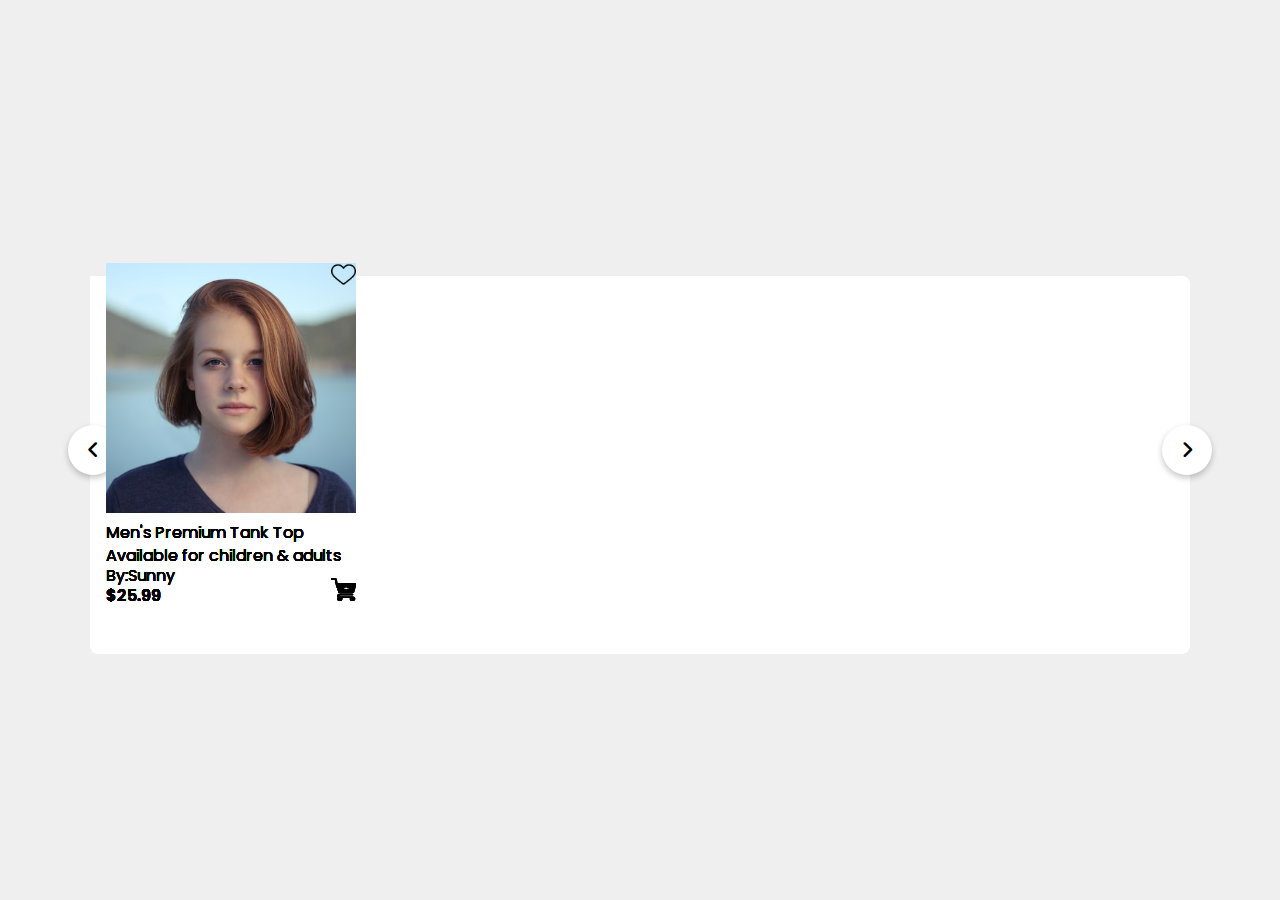
<file: slidecard1/index.html>
<!DOCTYPE html>
<html lang="en" dir="ltr">
  <head>
    <meta charset="utf-8" />
    <title>Infinite Card Slider JavaScript | CodingNepal</title>
    <link rel="stylesheet" href="style.css" />
    <meta name="viewport" content="width=device-width, initial-scale=1.0" />
    <!-- Fontawesome Link for Icons -->
    <link
      rel="stylesheet"
      href="https://cdnjs.cloudflare.com/ajax/libs/font-awesome/6.3.0/css/all.min.css"
    />
    <script src="script.js" defer></script>
  </head>
  <body>
    <div class="wrapper">
      <i id="left" class="fa-solid fa-angle-left"></i>
      <ul class="carousel">
        <li class="card">
          <div class="name-pr">Men's Premium Tank Top</div>
          <div class="name-design">By:Sunny</div>
          <img class="group-item" alt="" src="./images/add-to-cart.png" />
          <div class="price">$25.99</div>
          <div class="description">Available for children & adults</div>
          <div class="image-249-parent">
            <img
              class="image-249-icon"
              alt=""
              src="images/profile1.jpg"
            />
            <img class="hiu-ng-tri-tim" alt="" src="images/heart.png" />
          </div>
        </li>
        <li class="card">
          <div class="name-pr">Men's Premium Tank Top</div>
          <div class="name-design">By:Sunny</div>
          <img class="group-item" alt="" src="./images/add-to-cart.png" />
          <div class="price">$25.99</div>
          <div class="description">Available for children & adults</div>
          <div class="image-249-parent">
            <img
              class="image-249-icon"
              alt=""
              src="images/profile1.jpg"
            />
            <img class="hiu-ng-tri-tim" alt="" src="images/heart.png" />
          </div>
        </li>
        <li class="card">
          <div class="name-pr">Men's Premium Tank Top</div>
          <div class="name-design">By:Sunny</div>
          <img class="group-item" alt="" src="./images/add-to-cart.png" />
          <div class="price">$25.99</div>
          <div class="description">Available for children & adults</div>
          <div class="image-249-parent">
            <img
              class="image-249-icon"
              alt=""
              src="images/profile1.jpg"
            />
            <img class="hiu-ng-tri-tim" alt="" src="images/heart.png" />
          </div>
        </li>
      </ul>
      <i id="right" class="fa-solid fa-angle-right"></i>
    </div>
  </body>
</html>
</file>
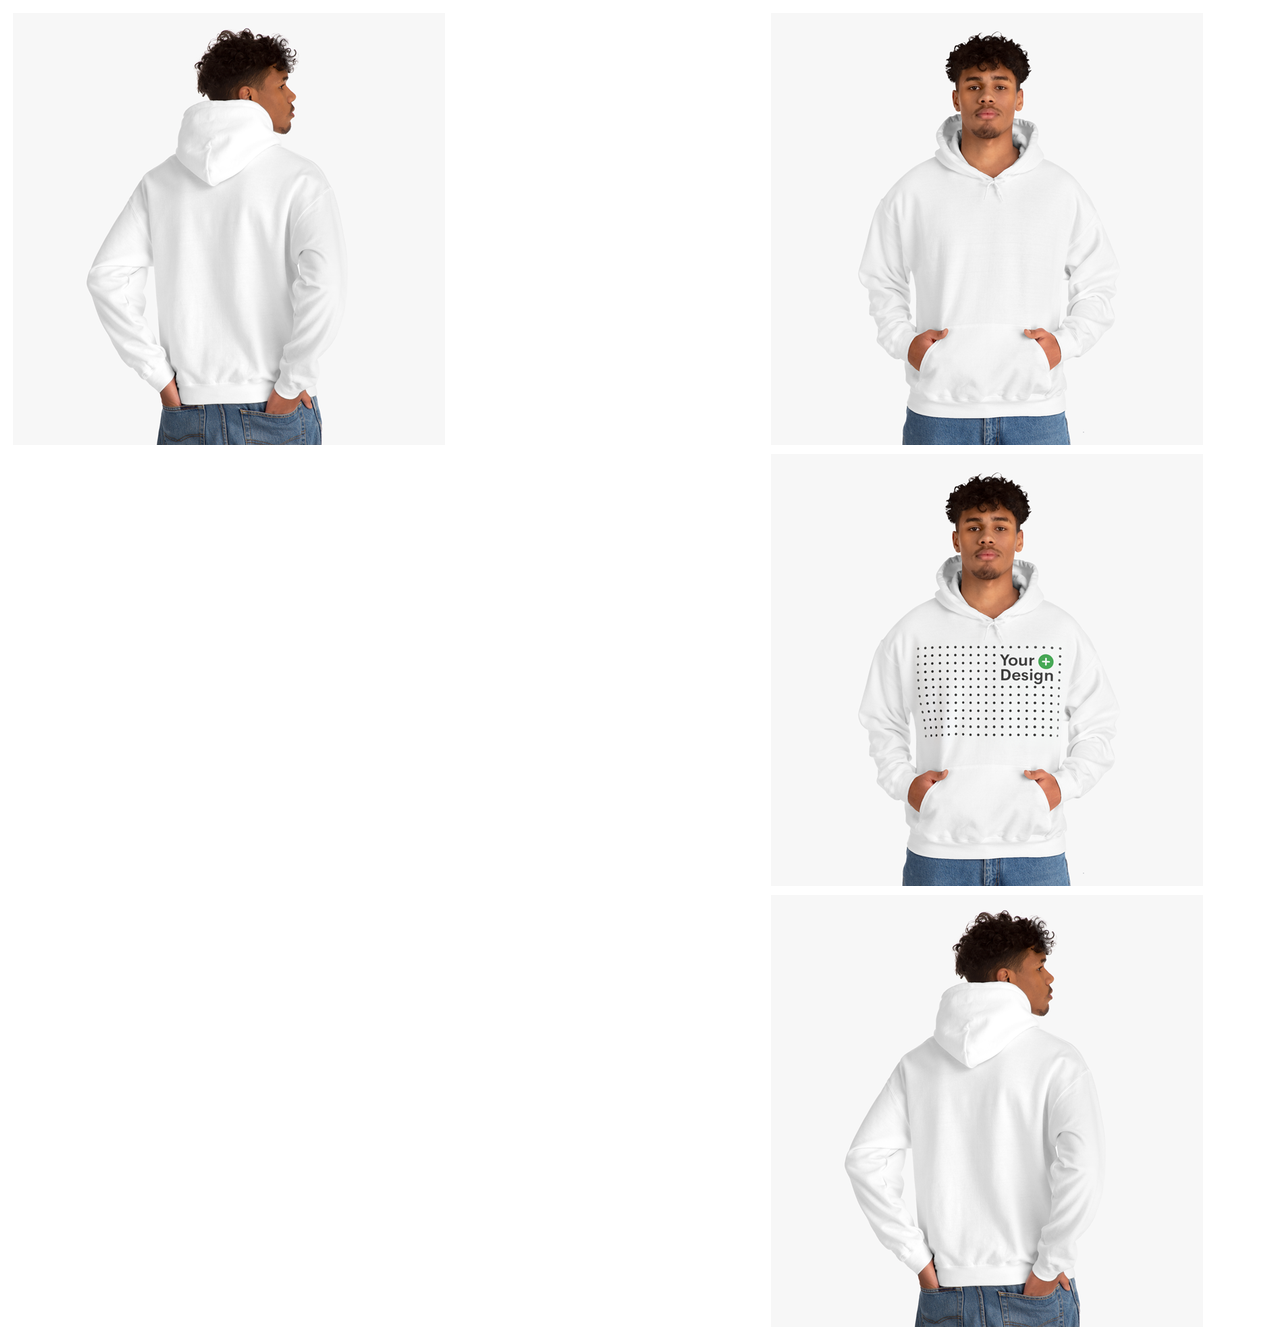
<file: slidecard3/index.html>
<!DOCTYPE html>
<html lang="en" dir="ltr">
  <head>
    <meta charset="utf-8">
    <title>Infinite Card Slider JavaScript | CodingNepal</title>
    <link rel="stylesheet" href="style.css">
    <meta name="viewport" content="width=device-width, initial-scale=1.0">
    <!-- Fontawesome Link for Icons -->
    <link rel="stylesheet" href="https://cdnjs.cloudflare.com/ajax/libs/font-awesome/6.3.0/css/all.min.css">
    <script src="script.js" defer></script>
  </head>
  <body>
    <div class="slide-card">
      <div class="slide-card__image slide-card__image--large">
        <img src="images/62f518f179f36a7c6d0e7e242.png" alt="Large Image">
      </div>
      <div class="slide-card__images">
        <div class="slide-card__image">
          <img src="images/64ba22d83e0cb5f9b10d00fc.png" alt="Small Image 1">
        </div>
        <div class="slide-card__image">
          <img src="images/64ba23c53e0cb5f9b10d00ff1.png" alt="Small Image 2">
        </div>
        <div class="slide-card__image">
          <img src="images/62f518f179f36a7c6d0e7e242.png" alt="Small Image 3">
        </div>
        <div class="slide-card__image slide-card__image--hidden">
          <img src="images/64ba20656ebb5f4aa904ba643.png" alt="Small Image 4">
        </div>
        <div class="slide-card__image slide-card__image--hidden">
          <img src="images/64ba2076a4615dc4040e3a834.png" alt="Small Image 5">
        </div>
      </div>
    </div>
    
  </body>
  </html>
</file>
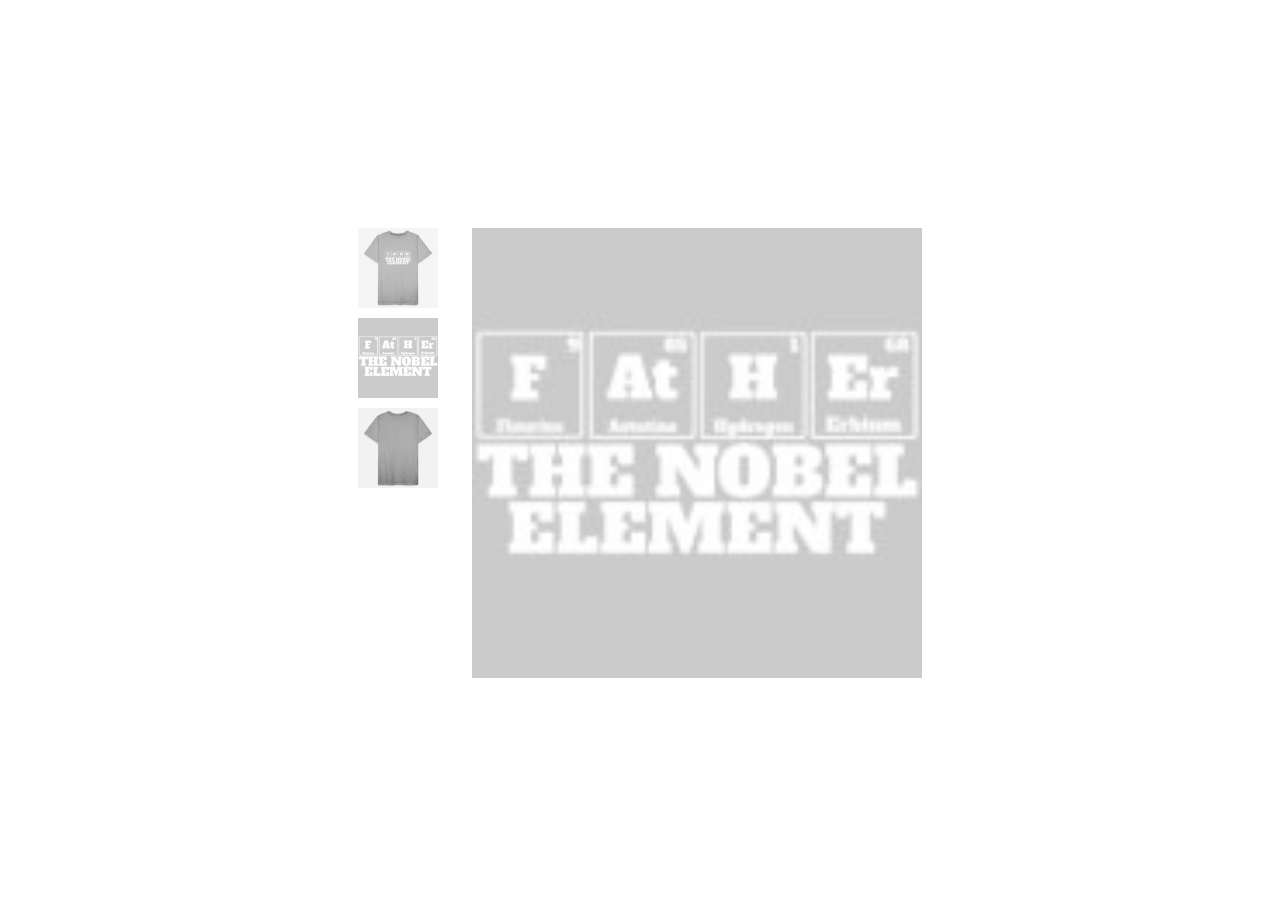
<file: slidecard5/index.html>
<!DOCTYPE html>
<html lang="en" dir="ltr">
  <head>
    <meta charset="utf-8">
    <title>Infinite Card Slider JavaScript | CodingNepal</title>
    <link rel="stylesheet" href="style.css">
    <meta name="viewport" content="width=device-width, initial-scale=1.0">
    <!-- Fontawesome Link for Icons -->
    <link rel="stylesheet" href="https://cdnjs.cloudflare.com/ajax/libs/font-awesome/6.3.0/css/all.min.css">
    <script src="script.js" defer></script>
  </head>
  <body>
    <div class="product">
      <div class="product-small-img">
       <img src="images/z4824081177785_71011060d0432ed2a9e937e495dd153d.jpg"onclick="myFunction(this)">
       <img src="images/z4824081188789_6729082409a58cb229157e4ab132c8f9.jpg"onclick="myFunction(this)">
       <img src="images/z4824081188790_d5d5fdb1e81bd42f62ffc6e531d434de.jpg"onclick="myFunction(this)">
      </div>
    <div class="img-big">
      <img id="imageBox"src="images/z4824081188789_6729082409a58cb229157e4ab132c8f9.jpg">
    </div>
  </div>
  </body>
</html>
</file>
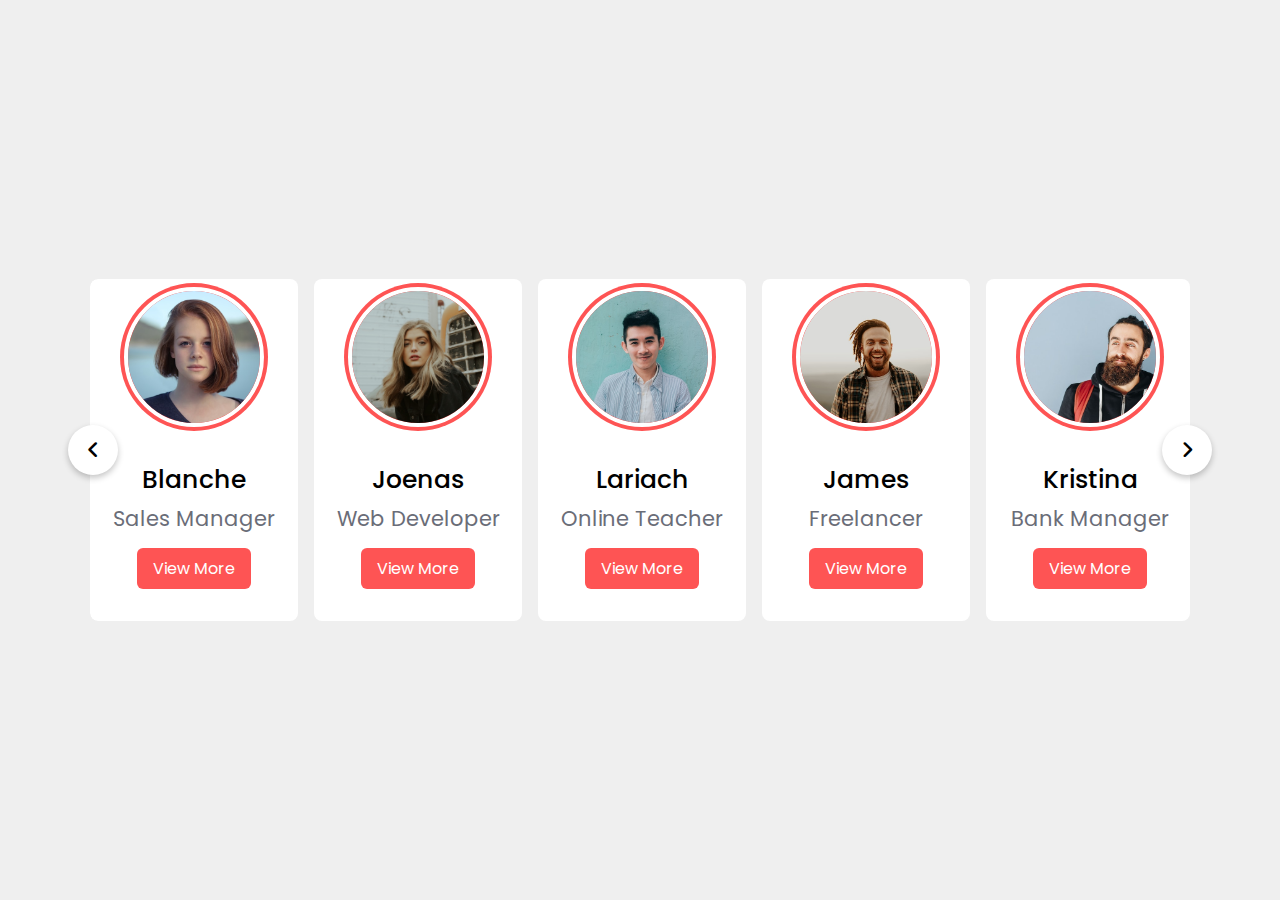
<file: baiguiHuyen-main/slidercard/index.html>
<!DOCTYPE html>
<html lang="en" dir="ltr">
  <head>
    <meta charset="utf-8">
    <title>Infinite Card Slider JavaScript | CodingNepal</title>
    <link rel="stylesheet" href="style.css">
    <meta name="viewport" content="width=device-width, initial-scale=1.0">
    <!-- Fontawesome Link for Icons -->
    <link rel="stylesheet" href="https://cdnjs.cloudflare.com/ajax/libs/font-awesome/6.3.0/css/all.min.css">
    <script src="script.js" defer></script>
  </head>
  <body>
    <div class="wrapper">
      <i id="left" class="fa-solid fa-angle-left"></i>
      <ul class="carousel">
        <li class="card">
          <div class="img"><img src="images/profile1.jpg" alt="img" draggable="false"></div>
          <h2>Blanche</h2>
          <span>Sales Manager</span>
          <button class="button">View More</button>
        </li>
        <li class="card">
          <div class="img"><img src="images/profile2.jpg" alt="img" draggable="false"></div>
          <h2>Joenas</h2>
          <span>Web Developer</span>
          <button class="button">View More</button>
        </li>
        <li class="card">
          <div class="img"><img src="images/profile3.jpg" alt="img" draggable="false"></div>
          <h2>Lariach</h2>
          <span>Online Teacher</span>
          <button class="button">View More</button>
        </li>
        <li class="card">
          <div class="img"><img src="images/profile4.jpg" alt="img" draggable="false"></div>
          <h2>James</h2>
          <span>Freelancer</span>
          <button class="button">View More</button>
        </li>
        <li class="card">
          <div class="img"><img src="images/profile5.jpg" alt="img" draggable="false"></div>
          <h2>Kristina</h2>
          <span>Bank Manager</span>
          <button class="button">View More</button>
        </li>
        <li class="card">
          <div class="img"><img src="images/profile6.jpg" alt="img" draggable="false"></div>
          <h2>Donald</h2>
          <span>App Designer</span>
          <button class="button">View More</button>
        </li>
        <li class="card">
            <div class="img"><img src="images/profile7.jpg" alt="img" draggable="false"></div>
            <h2>Horton</h2>
            <span>App Designer</span>
            <button class="button">View More</button>
          </li>
          <li class="card">
            <div class="img"><img src="images/profile8.jpg" alt="img" draggable="false"></div>
            <h2>Sunny</h2>
            <span>App Designer</span>
            <button class="button">View More</button>
          </li>
          <li class="card">
            <div class="img"><img src="images/profile9.jpg" alt="img" draggable="false"></div>
            <h2>Jery</h2>
            <span>App Designer</span>
            <button class="button">View More</button>
          </li>
          <li class="card">
            <div class="img"><img src="images/AV1.jpg" alt="img" draggable="false"></div>
            <h2>awi</h2>
            <span>App Designer</span>
            <button class="button">View More</button>
          </li>
      </ul>
      <i id="right" class="fa-solid fa-angle-right"></i>
    </div>

  </body>
</html>
</file>
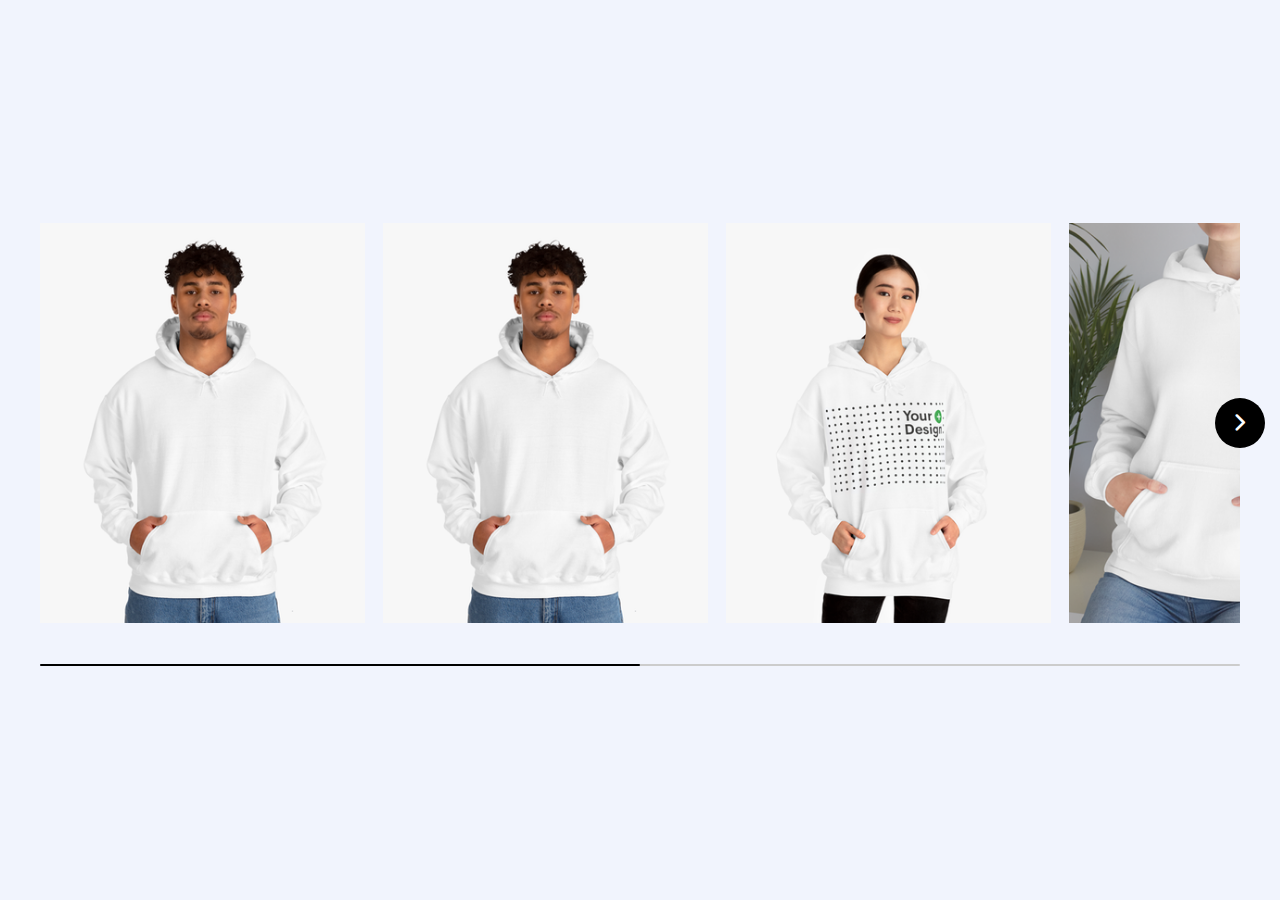
<file: slide4/index1.html>
<!DOCTYPE html>
<!-- Coding By CodingNepal - www.codingnepalweb.com -->
<html lang="en">
  <head>
    <meta charset="UTF-8" />
    <meta name="viewport" content="width=device-width, initial-scale=1.0" />
    <title>Image Slider in HTML CSS and JavaScript | CodingNepal</title>
    <!-- Google Fonts Link For Icons -->
    <link rel="stylesheet" href="https://fonts.googleapis.com/css2?family=Material+Symbols+Rounded:opsz,wght,FILL,GRAD@48,400,0,0" />
    <link rel="stylesheet" href="style1.css" />
    <script src="script1.js" defer></script>
  </head>
  <body>
    <div class="container">
      <div class="slider-wrapper">
        <button id="prev-slide" class="slide-button material-symbols-rounded">
          chevron_left
        </button>
        <ul class="image-list">
          <img class="image-item" src="images/64ba22d83e0cb5f9b10d00fc.png" alt="img-1" />
          <img class="image-item" src="images/64ba22d83e0cb5f9b10d00fc.png" alt="img-2" />
          <img class="image-item" src="images/64ba2076a4615dc4040e3a834.png" alt="img-3" />
          <img class="image-item" src="images/630f6dfafd2d9db23e0d86d27.png" alt="img-4" />
          <img class="image-item" src="images/630f6dfafd2d9db23e0d86d27.png" alt="img-5" />
          <img class="image-item" src="images/62f51ee579f36a7c6d0e7e278.png" alt="img-6" />
          <img class="image-item" src="images/62f51ee579f36a7c6d0e7e278.png" alt="img-7" />
          <img class="image-item" src="images/62f518f179f36a7c6d0e7e242.png" alt="img-8" />
          <img class="image-item" src="images/62f518f0c2b5d2e53601f7be5.png" alt="img-9" />
          <img class="image-item" src="images/5fb3b4be4c73360cfa6332109.png" alt="img-10" />
        </ul>
        <button id="next-slide" class="slide-button material-symbols-rounded">
          chevron_right
        </button>
      </div>
      <div class="slider-scrollbar">
        <div class="scrollbar-track">
          <div class="scrollbar-thumb"></div>
        </div>
      </div>
    </div>
  </body>
</html>
</file>
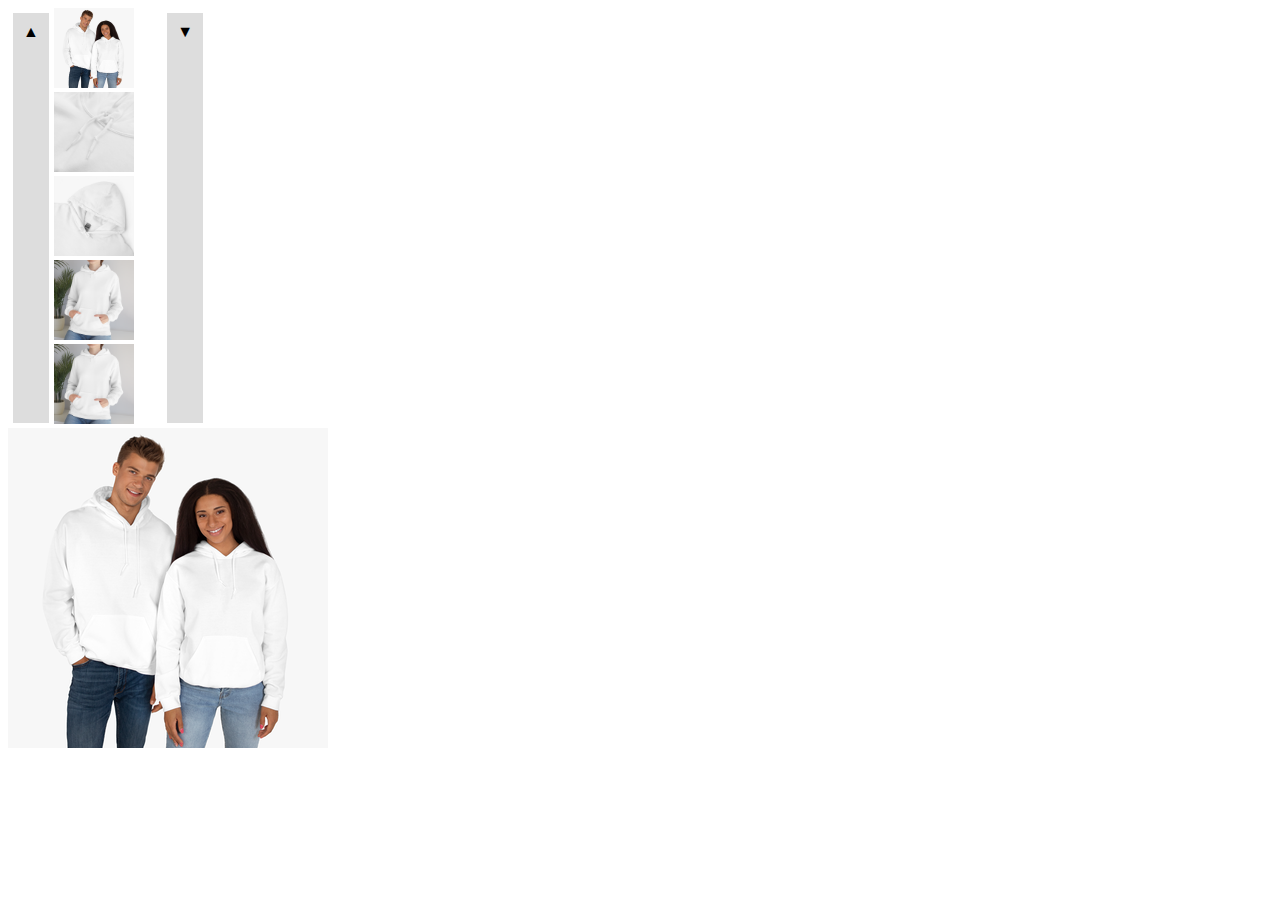
<file: slidecard2/index2.html>
<!DOCTYPE html>
<html lang="en" dir="ltr">
  <head>
    <meta charset="utf-8">
    <title>Infinite Card Slider JavaScript | CodingNepal</title>
    <link rel="stylesheet" href="style2.css">
    <meta name="viewport" content="width=device-width, initial-scale=1.0">
    <!-- Fontawesome Link for Icons -->
    <link rel="stylesheet" href="https://cdnjs.cloudflare.com/ajax/libs/font-awesome/6.3.0/css/all.min.css">
    <script src="script.js" defer></script>
    <script src="script2.js" defer></script>
    <link rel="stylesheet" href="https://cdnjs.cloudflare.com/ajax/libs/font-awesome/5.15.4/css/all.min.css" />

  </head>
  <body>
    <div class="container">
      <div class="slide-card">
        <div class="arrow-container">
          <button class="up-down-btn" onclick="moveUp()">&#9650;</button>
        <div class="image-container">
          <img src="images/62f3d9935a36314fae06e3e6.png" alt="Image 1">
          <img src="images/5fb3b4be4c73360cfa6332109.png" alt="Image 2">
          <img src="images/62f51ee579f36a7c6d0e7e278.png" alt="Image 3">
          <img src="images/630f6dfafd2d9db23e0d86d27.png" alt="Image 4">
          <img src="images/630f6dfafd2d9db23e0d86d27.png" alt="Image 5">
          <img src="images/64ba20656ebb5f4aa904ba643.png" alt="Image 6" class="hidden">
          <img src="images/64ba20656ebb5f4aa904ba643.png" alt="Image 7" class="hidden">
          <img src="images/64ba2076a4615dc4040e3a834.png" alt="Image 8" class="hidden">
          <img src="images/62f3d9935a36314fae06e3e6.png" alt="Image 9" class="hidden">
          <img src="images/64ba22d83e0cb5f9b10d00fc.png" alt="Image 10" class="hidden">
        </div>
        <button class="up-down-btn" onclick="moveDown()">&#9660;</button>
      </div>
        <div class="large-image-container">
          <img src="images/62f3d9935a36314fae06e3e6.png" alt="Large Image">
        </div>
      </div>
    </div>
    
    
    </body>
</html>
</file>
<file: slidecard1/style.css>
/* Import Google font - Poppins */
@import url('https://fonts.googleapis.com/css2?family=Poppins:wght@400;500;600&display=swap');
* {
  margin: 0;
  padding: 0;
  box-sizing: border-box;
  font-family: "Poppins", sans-serif;
}
body {
  display: flex;
  padding: 0 35px;
  align-items: center;
  justify-content: center;
  min-height: 100vh;
  background-color: #EFEFEF;
}
.wrapper {
  max-width: 1100px;
  width: 100%;
  position: relative;
}
.wrapper i {
  top: 50%;
  height: 50px;
  width: 50px;
  cursor: pointer;
  font-size: 1.25rem;
  position: absolute;
  text-align: center;
  line-height: 50px;
  background: #fff;
  border-radius: 50%;
  box-shadow: 0 3px 6px rgba(0,0,0,0.23);
  transform: translateY(-50%);
  transition: transform 0.1s linear;
}
.wrapper i:active{
  transform: translateY(-50%) scale(0.85);
}
.wrapper i:first-child{
  left: -22px;
}
.wrapper i:last-child{
  right: -22px;
}
.wrapper .carousel{
  display: grid;
  grid-auto-flow: column;
  grid-auto-columns: calc((100% / 5) - 12px);
  overflow-x: auto;
  scroll-snap-type: x mandatory;
  gap: 16px;
  border-radius: 8px;
  scroll-behavior: smooth;
  scrollbar-width: none;
}
.carousel::-webkit-scrollbar {
  display: none;
}
.carousel.no-transition {
  scroll-behavior: auto;
}
.carousel.dragging {
  scroll-snap-type: none;
  scroll-behavior: auto;
}
.carousel.dragging .card {
  cursor: grab;
  user-select: none;
}
.carousel :where(.card, .img) {
  display: flex;
  justify-content: center;
  align-items: center;
}
.carousel .card {
  scroll-snap-align: start;
  width: 17.63rem;
  height: 23.63rem;
  list-style: none;
  background: #fff;
  cursor: pointer;
  margin: 30px 0px 0px 0px;
  padding-bottom: 3px;
  flex-direction: column;
  border-radius: 8px; 
}


/* .background-1.img{
  position:absolute;
  background-image: url(images/profile1.jpg);
  background-size: cover;
  width: 20.53rem;
  height:74.52%;
  
 
}

.card .background-1{
  background-image: url(images/backgroundAV1.jpg);
  width: 12rem;
  height: 223px;
  right: 1rem;
  bottom: 20.38%;
  border-radius: 20px;
  margin-top:7px;
}



.carousel .card .img {
  background: #fe5454;
  height: 65px;
  width: 65px;
  border-radius: 50%;
  margin-left: 60px;
  margin-top: 9.5rem;

}

.card .img img {
  
  width: 65px;
  height: 65px;
  border-radius: 50%;
  object-fit: cover;
  border: 2px solid #fff;

}
.carousel .card h2 {
  font-weight: 500;
  font-size: 1.56rem;
  margin: 15px 0 5px;
}


.button{
  border: none;
  font-size: 16px;
  color: #FFF;
  padding: 8px 16px;
  background-color:#fe5454;
  border-radius: 6px;
  margin: 0px 14px 5px 14px;
  cursor: pointer;
  transition: all 0.3s ease;
  
  
}
.button:hover{
  background: #f97b7b
  ;
} */

.card .name-pr {
  position: absolute;
  top: 17.13rem;
  left: 1rem;
  font-size: var(--font-size-sm);
}
.card .name-design,
.group-item {
  position: absolute;
  top: 19.81rem;
  left: 1rem;
}
.card .group-item {
  width: 1.55rem;
  height: 1.43rem;
  top: 20.75rem;
  right: 1.06rem;
  bottom: 1.63rem;
  left: 15.06rem;
  max-width: 100%;
  overflow: hidden;
  max-height: 100%;
}
.card .price {
  position: absolute;
  top: 21.06rem;
  left: 1rem;
  font-size: var(--font-size-base);
  font-weight: 600;
  color: var(--color-black);
}
.card .description {
  position: absolute;
  top: 18.56rem;
  left: 1rem;
}
.card .image-249-icon {
  position: absolute;
  top: 0;
  left: 0;
  width: 15.63rem;
  height: 15.63rem;
  object-fit: cover;
}
.card .hiu-ng-tri-tim {
  position: absolute;
  top: 0;
  left: 14.07rem;
  width: 1.55rem;
  height: 1.43rem;
}
.card .image-249-parent {
  position: absolute;
  top: 1.06rem;
  left: 1rem;
  width: 15.63rem;
  height: 15.63rem;
}
@media screen and (max-width: 900px) {
  .wrapper .carousel {
    grid-auto-columns: calc((100% / 2) - 9px);
  }
}

@media screen and (max-width: 600px) {
  .wrapper .carousel {
    grid-auto-columns: 100%;
  }
}


.card {
  display: inline-block;
  width: 300px;
  margin-right: 20px;
}
</file>
<file: slidecard3/style.css>
.slide-card {
  display: flex;
  flex-wrap: wrap;
}
.img{
  width: 50px;
  height:50px;
}
.slide-card__image {
  display: center;
  margin: 5px;
}

.slide-card__image--large {
  width: calc(60% - 10px);
  margin-right: 5px;
}

.slide-card__image--hidden {
  display: none;
}
</file>
<file: slidecard5/style.css>
*
{
  margin: 0;
  padding: 0;
}
.product-small-img img{
  height:80px;
  margin: 10px 0;
  cursor: pointer;
  display: block;
  opacity:1.6;
  margin-right: 17px;
}
.product-small-img{
  float:left;

}
.product-small-img img:hover{
    opacity:1;
}
.product{
  top:50%;
  left:50%;
  transform: translate(-50%,-50%);
  position: absolute;
}
.img-big img{
  height: 450px;
  margin-left: 17px;
  margin-top: 10px;

   
}
.img-big{
  float:right;
  
}
</file>
<file: baiguiHuyen-main/slidercard/style.css>
/* Import Google font - Poppins */
@import url('https://fonts.googleapis.com/css2?family=Poppins:wght@400;500;600&display=swap');
* {
  margin: 0;
  padding: 0;
  box-sizing: border-box;
  font-family: "Poppins", sans-serif;
}
body {
  display: flex;
  padding: 0 35px;
  align-items: center;
  justify-content: center;
  min-height: 100vh;
  background-color: #EFEFEF;
}
.wrapper {
  max-width: 1100px;
  width: 100%;
  position: relative;
}
.wrapper i {
  top: 50%;
  height: 50px;
  width: 50px;
  cursor: pointer;
  font-size: 1.25rem;
  position: absolute;
  text-align: center;
  line-height: 50px;
  background: #fff;
  border-radius: 50%;
  box-shadow: 0 3px 6px rgba(0,0,0,0.23);
  transform: translateY(-50%);
  transition: transform 0.1s linear;
}
.wrapper i:active{
  transform: translateY(-50%) scale(0.85);
}
.wrapper i:first-child{
  left: -22px;
}
.wrapper i:last-child{
  right: -22px;
}
.wrapper .carousel{
  display: grid;
  grid-auto-flow: column;
  grid-auto-columns: calc((100% / 5) - 12px);
  overflow-x: auto;
  scroll-snap-type: x mandatory;
  gap: 16px;
  border-radius: 8px;
  scroll-behavior: smooth;
  scrollbar-width: none;
}
.carousel::-webkit-scrollbar {
  display: none;
}
.carousel.no-transition {
  scroll-behavior: auto;
}
.carousel.dragging {
  scroll-snap-type: none;
  scroll-behavior: auto;
}
.carousel.dragging .card {
  cursor: grab;
  user-select: none;
}
.carousel :where(.card, .img) {
  display: flex;
  justify-content: center;
  align-items: center;
}
.carousel .card {
  scroll-snap-align: start;
  height: 342px;
  list-style: none;
  background: #fff;
  cursor: pointer;
  padding-bottom: 15px;
  flex-direction: column;
  border-radius: 8px;
}
.img{
  background-image: url(images/backgroundAV1.jpg);
  background-size: cover;
  width: 200px;
  height: 200px;
}

.carousel .card .img {
  background: #fe5454;
  height: 148px;
  width: 148px;
  border-radius: 50%;
}

.card .img img {
  width: 140px;
  height: 140px;
  border-radius: 50%;
  object-fit: cover;
  border: 4px solid #fff;
}
.carousel .card h2 {
  font-weight: 500;
  font-size: 1.56rem;
  margin: 30px 0 5px;
}
.carousel .card span {
  color: #6A6D78;
  font-size: 1.31rem;
}
.button{
  border: none;
  font-size: 16px;
  color: #FFF;
  padding: 8px 16px;
  background-color:#fe5454;
  border-radius: 6px;
  margin: 14px;
  cursor: pointer;
  transition: all 0.3s ease;
}
.button:hover{
  background: #f97b7b
  ;
}


@media screen and (max-width: 900px) {
  .wrapper .carousel {
    grid-auto-columns: calc((100% / 2) - 9px);
  }
}

@media screen and (max-width: 600px) {
  .wrapper .carousel {
    grid-auto-columns: 100%;
  }
}
</file>
<file: slide4/style1.css>
* {
    margin: 0;
    padding: 0;
    box-sizing: border-box;
  }
  
  body {
    display: flex;
    align-items: center;
    justify-content: center;
    min-height: 100vh;
    background: #f1f4fd;
  }
  
  .container {
    max-width: 1200px;
    width: 95%;
  }
  
  .slider-wrapper {
    position: relative;
  }
  
  .slider-wrapper .slide-button {
    position: absolute;
    top: 50%;
    outline: none;
    border: none;
    height: 50px;
    width: 50px;
    z-index: 5;
    color: #fff;
    display: flex;
    cursor: pointer;
    font-size: 2.2rem;
    background: #000;
    align-items: center;
    justify-content: center;
    border-radius: 50%;
    transform: translateY(-50%);
  }
  
  .slider-wrapper .slide-button:hover {
    background: #404040;
  }
  
  .slider-wrapper .slide-button#prev-slide {
    left: -25px;
    display: none;
  }
  
  .slider-wrapper .slide-button#next-slide {
    right: -25px;
  }
  
  .slider-wrapper .image-list {
    display: grid;
    grid-template-columns: repeat(10, 1fr);
    gap: 18px;
    font-size: 0;
    list-style: none;
    margin-bottom: 30px;
    overflow-x: auto;
    scrollbar-width: none;
  }
  
  .slider-wrapper .image-list::-webkit-scrollbar {
    display: none;
  }
  
  .slider-wrapper .image-list .image-item {
    width: 325px;
    height: 400px;
    object-fit: cover;
  }
  
  .container .slider-scrollbar {
    height: 24px;
    width: 100%;
    display: flex;
    align-items: center;
  }
  
  .slider-scrollbar .scrollbar-track {
    background: #ccc;
    width: 100%;
    height: 2px;
    display: flex;
    align-items: center;
    border-radius: 4px;
    position: relative;
  }
  
  .slider-scrollbar:hover .scrollbar-track {
    height: 4px;
  }
  
  .slider-scrollbar .scrollbar-thumb {
    position: absolute;
    background: #000;
    top: 0;
    bottom: 0;
    width: 50%;
    height: 100%;
    cursor: grab;
    border-radius: inherit;
  }
  
  .slider-scrollbar .scrollbar-thumb:active {
    cursor: grabbing;
    height: 8px;
    top: -2px;
  }
  
  .slider-scrollbar .scrollbar-thumb::after {
    content: "";
    position: absolute;
    left: 0;
    right: 0;
    top: -10px;
    bottom: -10px;
  }
  
  /* Styles for mobile and tablets */
  @media only screen and (max-width: 1023px) {
    .slider-wrapper .slide-button {
      display: none !important;
    }
  
    .slider-wrapper .image-list {
      gap: 10px;
      margin-bottom: 15px;
      scroll-snap-type: x mandatory;
    }
  
    .slider-wrapper .image-list .image-item {
      width: 280px;
      height: 380px;
    }
  
    .slider-scrollbar .scrollbar-thumb {
      width: 20%;
    }
  }
</file>
<file: slidecard2/style2.css>
.container {
  display: flex;

}

.slide-card {
  width: 200px;
}

.arrow-container {

  display: flex;
  justify-content: center;
 
}

.up-down-btn {
  display: flex;
  justify-content: center;
  background-color: #ddd;
  border: none;
  color: #000;
  font-size: 16px;
  margin: 5px;
  padding: 10px;
}

.image-container {
  overflow: hidden;
}

.image-container img {
  width: 80px;
  height: 80px;
  
}

.large-image-container {
  width: 500px;
}

.hidden {
  display: none;
}
</file>
